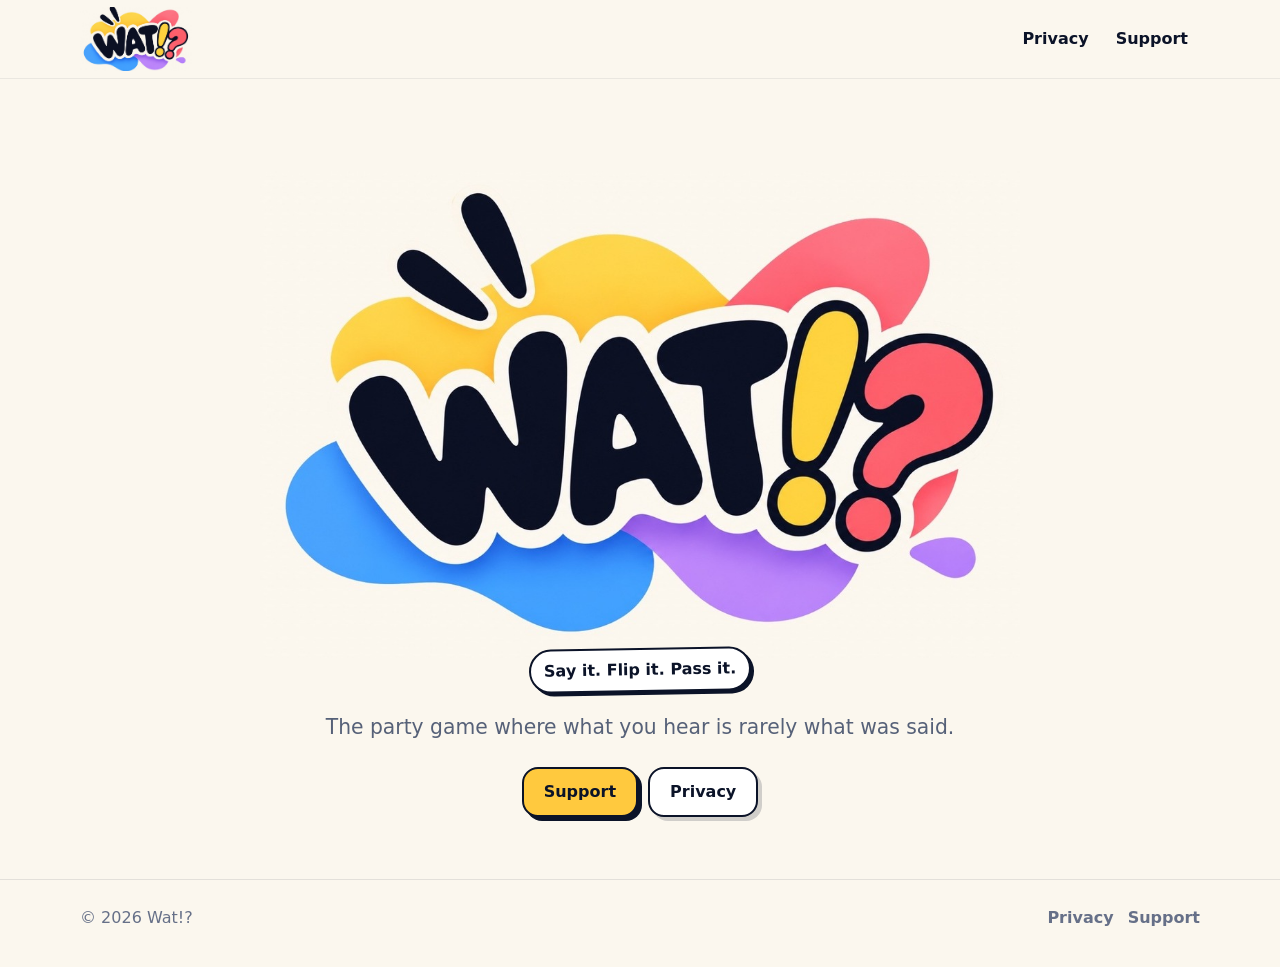
<file: index.html>
<!doctype html>
<html lang="en">
<head>
  <meta charset="utf-8" />
  <meta name="viewport" content="width=device-width, initial-scale=1, viewport-fit=cover" />
  <meta name="theme-color" content="#fbf7ee" />
  <meta name="description" content="Wat!? — Say it. Flip it. Pass it." />
  <title>Wat!?</title>
  <link rel="stylesheet" href="assets/styles.css" />
</head>
<body>
  <header class="site-header">
    <div class="shell nav">
      <a class="brand" href="./" aria-label="Wat!? home">
        <img src="assets/wat-logo.jpg" alt="Wat!?" />
      </a>
      <nav class="nav-links" aria-label="Main navigation">
        <a href="privacy/">Privacy</a>
        <a href="support/">Support</a>
      </nav>
    </div>
  </header>

  <main>
    <section class="home-hero shell">
      <div class="home-logo">
        <img src="assets/wat-logo.jpg" alt="Wat!?" />
      </div>

      <div class="home-copy">
        <span class="kicker">Say it. Flip it. Pass it.</span>
        <p class="lead">The party game where what you hear is rarely what was said.</p>
        <div class="home-actions">
          <a class="btn primary" href="support/">Support</a>
          <a class="btn secondary" href="privacy/">Privacy</a>
        </div>
      </div>
    </section>
  </main>

  <footer class="footer">
    <div class="shell footer-inner">
      <span>© 2026 Wat!?</span>
      <div class="footer-links">
        <a href="privacy/">Privacy</a>
        <a href="support/">Support</a>
      </div>
    </div>
  </footer>
</body>
</html>
</file>
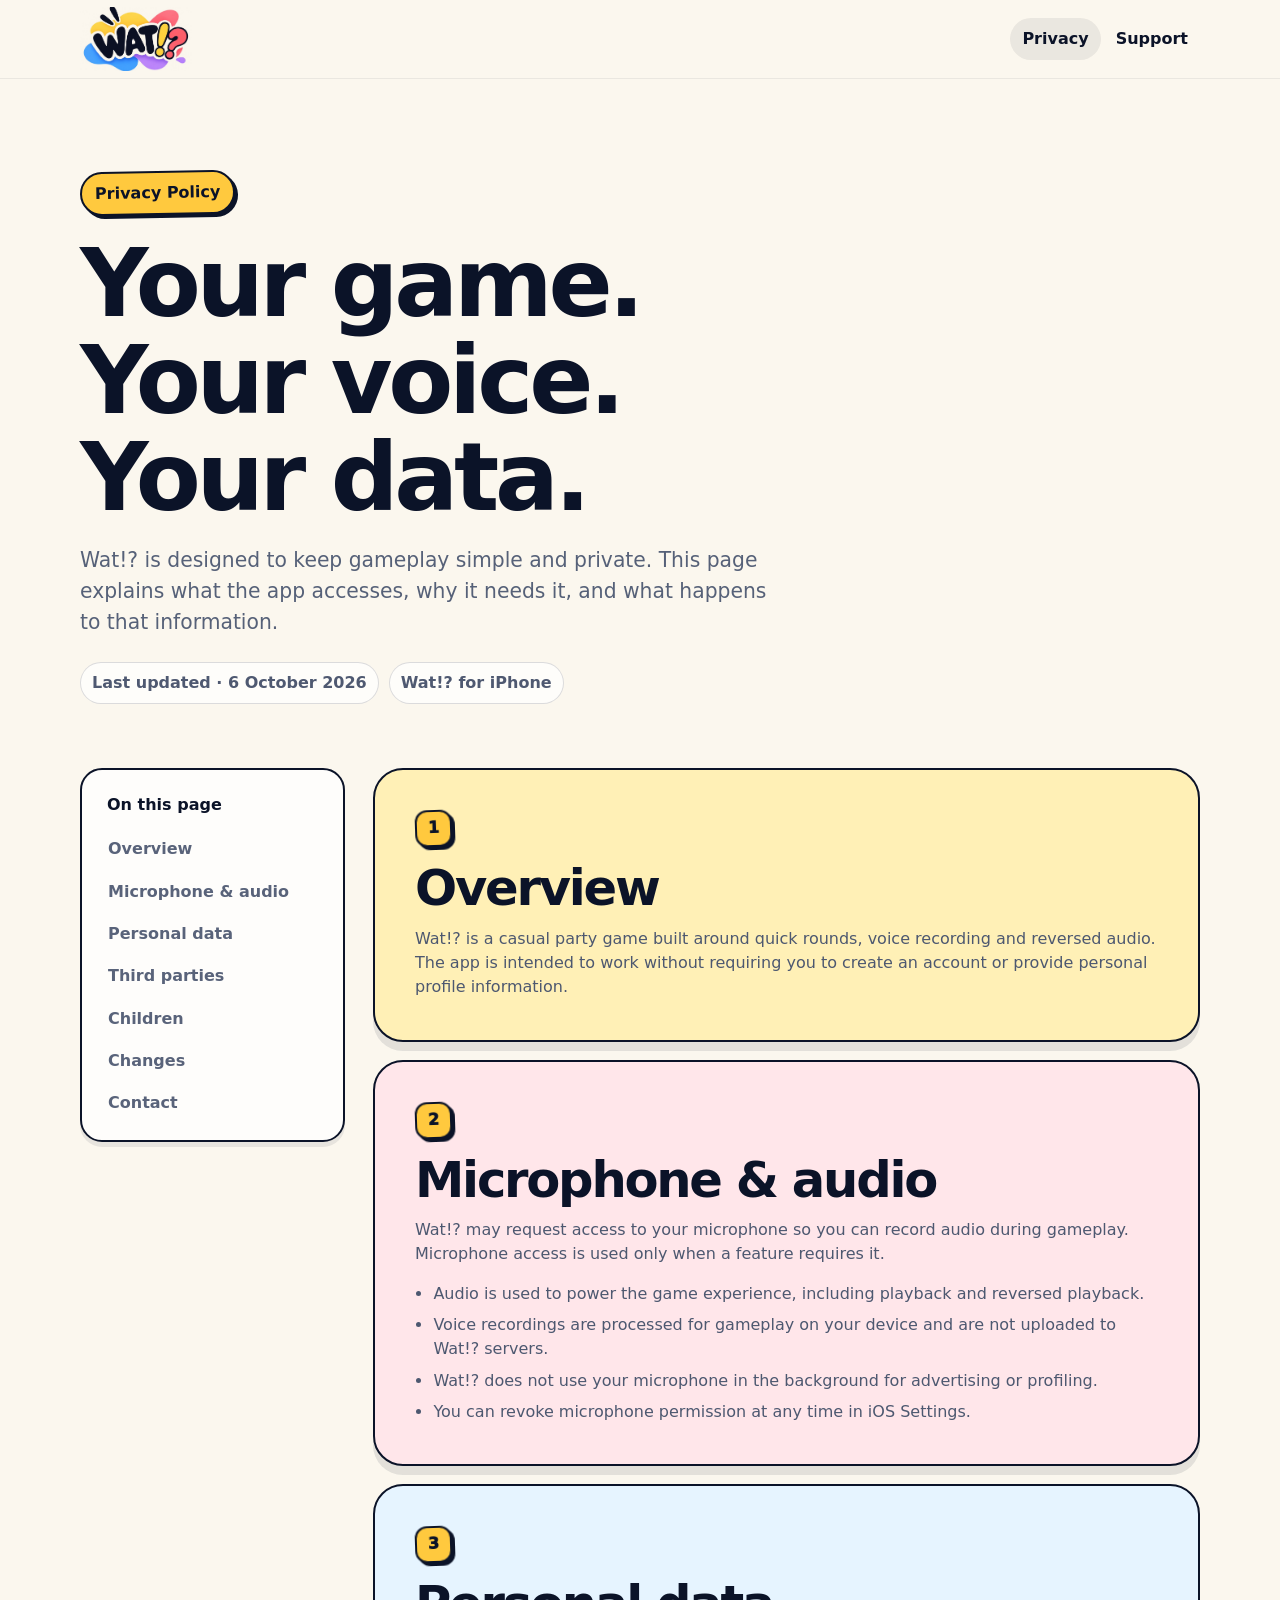
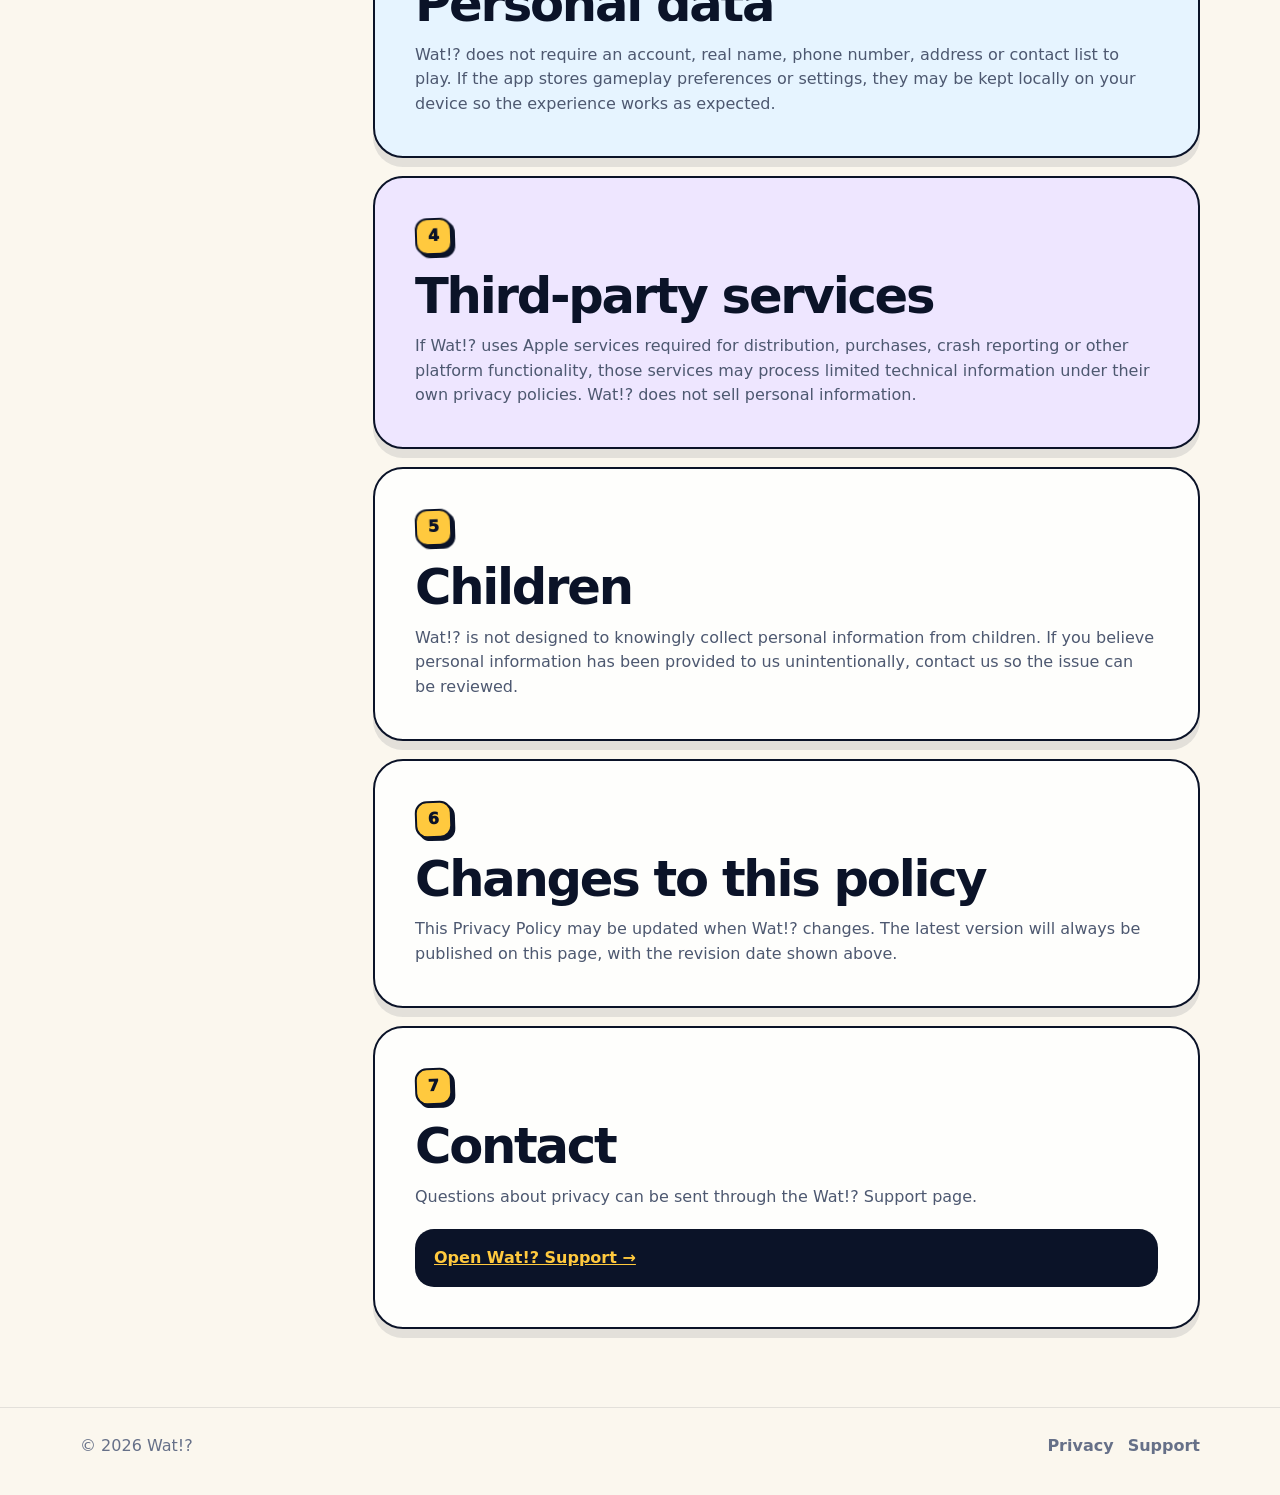
<file: privacy/index.html>
<!doctype html>
<html lang="en">
<head>
  <meta charset="utf-8" />
  <meta name="viewport" content="width=device-width, initial-scale=1, viewport-fit=cover" />
  <meta name="theme-color" content="#fbf7ee" />
  <meta name="description" content="Privacy Policy for Wat!?" />
  <title>Privacy Policy — Wat!?</title>
  <link rel="stylesheet" href="../assets/styles.css" />
</head>
<body>
  <header class="site-header">
    <div class="shell nav">
      <a class="brand" href="../" aria-label="Wat!? home">
        <img src="../assets/wat-logo.jpg" alt="Wat!?" />
      </a>
      <nav class="nav-links" aria-label="Main navigation">
        <a href="../privacy/" aria-current="page">Privacy</a>
        <a href="../support/">Support</a>
      </nav>
    </div>
  </header>

  <main class="shell">
    <section class="page-hero">
      <span class="eyebrow">Privacy Policy</span>
      <h1>Your game.<br>Your voice.<br>Your data.</h1>
      <p class="lead">Wat!? is designed to keep gameplay simple and private. This page explains what the app accesses, why it needs it, and what happens to that information.</p>
      <div class="meta-row">
        <span class="pill">Last updated · 6 October 2026</span>
        <span class="pill">Wat!? for iPhone</span>
      </div>
    </section>

    <section class="main-grid">
      <aside class="toc" aria-label="On this page">
        <strong>On this page</strong>
        <a href="#overview">Overview</a>
        <a href="#microphone">Microphone & audio</a>
        <a href="#data">Personal data</a>
        <a href="#third-parties">Third parties</a>
        <a href="#children">Children</a>
        <a href="#changes">Changes</a>
        <a href="#contact">Contact</a>
      </aside>

      <div class="content">
        <article class="card accent-yellow" id="overview">
          <span class="number">1</span>
          <h2>Overview</h2>
          <p>Wat!? is a casual party game built around quick rounds, voice recording and reversed audio. The app is intended to work without requiring you to create an account or provide personal profile information.</p>
        </article>

        <article class="card accent-coral" id="microphone">
          <span class="number">2</span>
          <h2>Microphone & audio</h2>
          <p>Wat!? may request access to your microphone so you can record audio during gameplay. Microphone access is used only when a feature requires it.</p>
          <ul>
            <li>Audio is used to power the game experience, including playback and reversed playback.</li>
            <li>Voice recordings are processed for gameplay on your device and are not uploaded to Wat!? servers.</li>
            <li>Wat!? does not use your microphone in the background for advertising or profiling.</li>
            <li>You can revoke microphone permission at any time in iOS Settings.</li>
          </ul>
        </article>

        <article class="card accent-blue" id="data">
          <span class="number">3</span>
          <h2>Personal data</h2>
          <p>Wat!? does not require an account, real name, phone number, address or contact list to play. If the app stores gameplay preferences or settings, they may be kept locally on your device so the experience works as expected.</p>
        </article>

        <article class="card accent-lilac" id="third-parties">
          <span class="number">4</span>
          <h2>Third-party services</h2>
          <p>If Wat!? uses Apple services required for distribution, purchases, crash reporting or other platform functionality, those services may process limited technical information under their own privacy policies. Wat!? does not sell personal information.</p>
        </article>

        <article class="card" id="children">
          <span class="number">5</span>
          <h2>Children</h2>
          <p>Wat!? is not designed to knowingly collect personal information from children. If you believe personal information has been provided to us unintentionally, contact us so the issue can be reviewed.</p>
        </article>

        <article class="card" id="changes">
          <span class="number">6</span>
          <h2>Changes to this policy</h2>
          <p>This Privacy Policy may be updated when Wat!? changes. The latest version will always be published on this page, with the revision date shown above.</p>
        </article>

        <article class="card" id="contact">
          <span class="number">7</span>
          <h2>Contact</h2>
          <p>Questions about privacy can be sent through the Wat!? Support page.</p>
          <div class="notice"><a href="../support/">Open Wat!? Support →</a></div>
        </article>
      </div>
    </section>
  </main>

  <footer class="footer">
    <div class="shell footer-inner">
      <span>© 2026 Wat!?</span>
      <div class="footer-links">
        <a href="../privacy/">Privacy</a>
        <a href="../support/">Support</a>
      </div>
    </div>
  </footer>
</body>
</html>
</file>
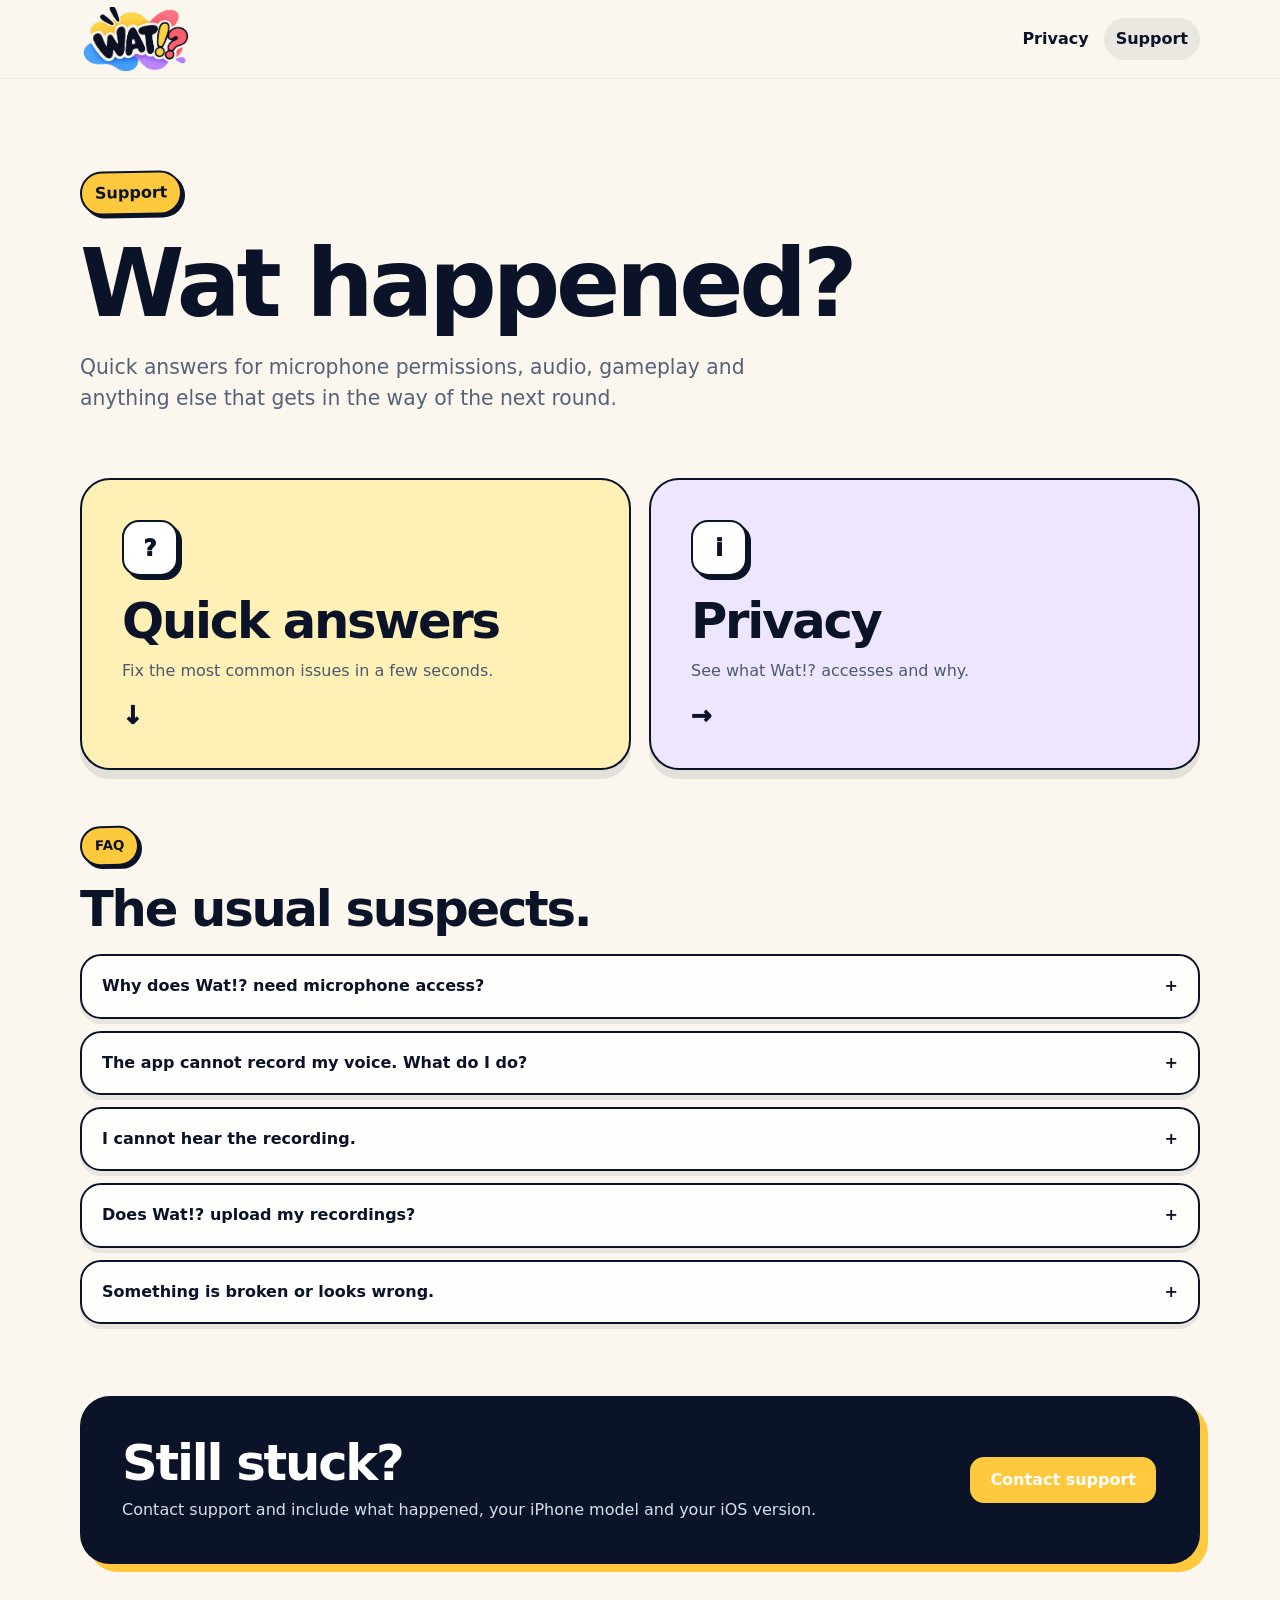
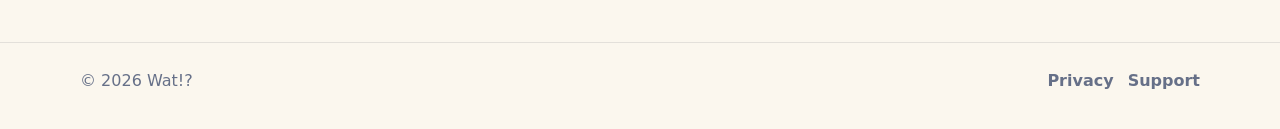
<file: support/index.html>
<!doctype html>
<html lang="en">
<head>
  <meta charset="utf-8" />
  <meta name="viewport" content="width=device-width, initial-scale=1, viewport-fit=cover" />
  <meta name="theme-color" content="#fbf7ee" />
  <meta name="description" content="Support for Wat!?" />
  <title>Support — Wat!?</title>
  <link rel="stylesheet" href="../assets/styles.css" />
</head>
<body>
  <header class="site-header">
    <div class="shell nav">
      <a class="brand" href="../" aria-label="Wat!? home">
        <img src="../assets/wat-logo.jpg" alt="Wat!?" />
      </a>
      <nav class="nav-links" aria-label="Main navigation">
        <a href="../privacy/">Privacy</a>
        <a href="../support/" aria-current="page">Support</a>
      </nav>
    </div>
  </header>

  <main class="shell">
    <section class="page-hero">
      <span class="eyebrow">Support</span>
      <h1>Wat happened?</h1>
      <p class="lead">Quick answers for microphone permissions, audio, gameplay and anything else that gets in the way of the next round.</p>
    </section>

    <section class="support-grid" aria-label="Support options">
      <a class="card action-card accent-yellow" href="#faq">
        <span class="icon-tile">?</span>
        <div>
          <h2>Quick answers</h2>
          <p>Fix the most common issues in a few seconds.</p>
        </div>
        <span class="arrow">↓</span>
      </a>

      <a class="card action-card accent-lilac" href="../privacy/">
        <span class="icon-tile">i</span>
        <div>
          <h2>Privacy</h2>
          <p>See what Wat!? accesses and why.</p>
        </div>
        <span class="arrow">→</span>
      </a>
    </section>

    <section class="faq" id="faq">
      <span class="eyebrow small">FAQ</span>
      <h2 class="section-title">The usual suspects.</h2>

      <div class="faq-list">
        <div class="faq-item">
          <button class="faq-q" aria-expanded="false"><span>Why does Wat!? need microphone access?</span><span>+</span></button>
          <div class="faq-a">Wat!? uses the microphone for rounds that involve recording your voice and playing it back, including reversed playback. Without microphone permission, those game modes cannot record audio.</div>
        </div>

        <div class="faq-item">
          <button class="faq-q" aria-expanded="false"><span>The app cannot record my voice. What do I do?</span><span>+</span></button>
          <div class="faq-a">Open iPhone Settings → Privacy & Security → Microphone and make sure Wat!? is enabled. Then fully close and reopen the app.</div>
        </div>

        <div class="faq-item">
          <button class="faq-q" aria-expanded="false"><span>I cannot hear the recording.</span><span>+</span></button>
          <div class="faq-a">Check your iPhone volume, make sure audio is not being routed to Bluetooth headphones or another device, and try the round again. If the issue continues, restart the app.</div>
        </div>

        <div class="faq-item">
          <button class="faq-q" aria-expanded="false"><span>Does Wat!? upload my recordings?</span><span>+</span></button>
          <div class="faq-a">No. Voice recordings used during gameplay are processed on your device and are not uploaded to Wat!? servers.</div>
        </div>

        <div class="faq-item">
          <button class="faq-q" aria-expanded="false"><span>Something is broken or looks wrong.</span><span>+</span></button>
          <div class="faq-a">When contacting support, include your iPhone model, iOS version, Wat!? version and a short description of what happened. A screen recording is especially useful for visual or gameplay bugs.</div>
        </div>
      </div>
    </section>

    <section class="contact-box">
      <div>
        <h2>Still stuck?</h2>
        <p>Contact support and include what happened, your iPhone model and your iOS version.</p>
      </div>
      <a class="btn primary" href="mailto:YOUR_SUPPORT_EMAIL?subject=Wat!?%20Support">Contact support</a>
    </section>
  </main>

  <footer class="footer">
    <div class="shell footer-inner">
      <span>© 2026 Wat!?</span>
      <div class="footer-links">
        <a href="../privacy/">Privacy</a>
        <a href="../support/">Support</a>
      </div>
    </div>
  </footer>

  <script src="../assets/app.js"></script>
</body>
</html>
</file>
<file: assets/styles.css>
:root {
  --ink: #0b1328;
  --cream: #fbf7ee;
  --paper: #fffdf8;
  --yellow: #ffc93e;
  --coral: #ff667d;
  --blue: #4ea4f5;
  --lilac: #ab78f3;
  --white: #ffffff;
  --muted: #566178;
  --line: rgba(11, 19, 40, .14);
  --shadow: 0 9px 0 rgba(11, 19, 40, .10);
  --shadow-sm: 0 5px 0 rgba(11, 19, 40, .08);
  --radius-xl: 30px;
  --radius-lg: 22px;
  --max: 1120px;
}

* { box-sizing: border-box; }
html { scroll-behavior: smooth; -webkit-text-size-adjust: 100%; }
body {
  margin: 0;
  min-height: 100vh;
  font-family: -apple-system, BlinkMacSystemFont, "SF Pro Display", "SF Pro Text", Inter, system-ui, sans-serif;
  color: var(--ink);
  background: var(--cream);
  line-height: 1.52;
  overflow-x: hidden;
}
img { display: block; max-width: 100%; }
a { color: inherit; }
button { font: inherit; }

.shell {
  width: min(calc(100% - 36px), var(--max));
  margin-inline: auto;
}

/* ---------- Header ---------- */
.site-header {
  position: sticky;
  top: 0;
  z-index: 50;
  background: rgba(251, 247, 238, .92);
  backdrop-filter: blur(18px);
  -webkit-backdrop-filter: blur(18px);
  border-bottom: 1px solid rgba(11, 19, 40, .07);
}

.nav {
  min-height: 78px;
  display: flex;
  align-items: center;
  justify-content: space-between;
  gap: 18px;
}

.brand {
  display: block;
  flex: 0 0 auto;
  width: 112px;
  text-decoration: none;
}

.brand img {
  width: 100%;
  height: 64px;
  object-fit: cover;
  object-position: center;
}

.nav-links {
  display: flex;
  align-items: center;
  gap: 3px;
  min-width: 0;
}

.nav-links a {
  text-decoration: none;
  font-weight: 850;
  padding: 9px 12px;
  border-radius: 999px;
  white-space: nowrap;
}

.nav-links a:hover,
.nav-links a[aria-current="page"] {
  background: rgba(11, 19, 40, .07);
}

/* ---------- Home ---------- */
.home-hero {
  min-height: calc(100dvh - 150px);
  padding: clamp(46px, 8vw, 92px) 0 62px;
  display: grid;
  align-content: center;
  justify-items: center;
  text-align: center;
}

.home-logo {
  width: min(760px, 92vw);
}

.home-copy {
  display: grid;
  justify-items: center;
  margin-top: -10px;
}

.kicker,
.eyebrow {
  display: inline-flex;
  align-items: center;
  width: fit-content;
  padding: 8px 13px;
  border: 2px solid var(--ink);
  border-radius: 999px;
  background: var(--white);
  font-weight: 900;
  box-shadow: 3px 3px 0 var(--ink);
  transform: rotate(-1deg);
}

.eyebrow { background: var(--yellow); }
.eyebrow.small { font-size: .84rem; }

.lead {
  margin: 20px 0 0;
  max-width: 690px;
  color: var(--muted);
  font-size: clamp(1.05rem, 2vw, 1.27rem);
}

.home-actions,
.meta-row {
  display: flex;
  flex-wrap: wrap;
  gap: 10px;
  margin-top: 24px;
}

.home-actions { justify-content: center; }
.meta-row { justify-content: flex-start; }

.btn {
  min-height: 50px;
  padding: 0 20px;
  border-radius: 16px;
  display: inline-flex;
  align-items: center;
  justify-content: center;
  text-decoration: none;
  font-weight: 900;
  border: 2px solid var(--ink);
  transition: transform .16s ease, box-shadow .16s ease;
}
.btn:hover { transform: translateY(-2px); }

.btn.primary {
  background: var(--yellow);
  box-shadow: 4px 4px 0 var(--ink);
}
.btn.secondary {
  background: var(--white);
  box-shadow: 4px 4px 0 rgba(11,19,40,.18);
}

/* ---------- Shared page hero ---------- */
.page-hero {
  max-width: 880px;
  padding: clamp(56px, 8vw, 92px) 0 clamp(38px, 6vw, 64px);
}

h1, h2, h3 {
  margin: 0;
  line-height: 1.02;
  letter-spacing: -.045em;
}

h1 {
  margin-top: 20px;
  font-size: clamp(3rem, 7.4vw, 6.7rem);
  text-wrap: balance;
}

h2 { font-size: clamp(1.9rem, 4vw, 3.1rem); }
h3 { font-size: 1.35rem; }

.pill {
  display: inline-flex;
  align-items: center;
  padding: 8px 11px;
  background: rgba(255,255,255,.72);
  border: 1px solid var(--line);
  border-radius: 999px;
  font-weight: 740;
  color: #4f5971;
}

/* ---------- Privacy ---------- */
.main-grid {
  display: grid;
  grid-template-columns: 265px minmax(0, 1fr);
  gap: 28px;
  padding-bottom: 78px;
}

.toc {
  position: sticky;
  top: 100px;
  align-self: start;
  background: rgba(255,255,255,.76);
  border: 2px solid var(--ink);
  border-radius: var(--radius-lg);
  padding: 15px;
  box-shadow: var(--shadow-sm);
}

.toc strong {
  display: block;
  padding: 8px 10px 11px;
}

.toc a {
  display: block;
  padding: 9px 11px;
  border-radius: 13px;
  text-decoration: none;
  font-weight: 760;
  color: #59637a;
}

.toc a:hover { background: rgba(11,19,40,.06); color: var(--ink); }

.content {
  display: grid;
  gap: 18px;
}

.card {
  background: rgba(255,255,255,.84);
  border: 2px solid var(--ink);
  border-radius: var(--radius-xl);
  padding: clamp(24px, 4vw, 40px);
  box-shadow: var(--shadow);
}

.card.accent-yellow { background: #fff0b6; }
.card.accent-coral { background: #ffe6ea; }
.card.accent-blue { background: #e6f4ff; }
.card.accent-lilac { background: #eee6ff; }

.card p { margin: 13px 0 0; color: #4d5870; }
.card ul { margin: 15px 0 0; padding-left: 1.15rem; color: #4d5870; }
.card li + li { margin-top: 7px; }

.number {
  width: 37px;
  height: 37px;
  display: inline-grid;
  place-items: center;
  margin-bottom: 16px;
  border: 2px solid var(--ink);
  border-radius: 12px;
  background: var(--yellow);
  box-shadow: 3px 3px 0 var(--ink);
  font-weight: 950;
  transform: rotate(-2deg);
}

.notice {
  margin-top: 20px;
  padding: 17px 19px;
  border-radius: 19px;
  background: var(--ink);
  color: white;
  font-weight: 760;
}
.notice a { color: var(--yellow); }

/* ---------- Support ---------- */
.support-grid {
  display: grid;
  grid-template-columns: repeat(2, minmax(0, 1fr));
  gap: 18px;
  padding-bottom: 24px;
}

.action-card {
  min-height: 210px;
  display: grid;
  grid-template-rows: auto 1fr auto;
  gap: 20px;
  text-decoration: none;
  transition: transform .18s ease, box-shadow .18s ease;
}
.action-card:hover {
  transform: translateY(-3px);
  box-shadow: 0 13px 0 rgba(11,19,40,.12);
}

.icon-tile {
  width: 56px;
  height: 56px;
  display: grid;
  place-items: center;
  border: 2px solid var(--ink);
  border-radius: 17px;
  background: var(--white);
  box-shadow: 4px 4px 0 var(--ink);
  font-size: 1.4rem;
  font-weight: 950;
}

.arrow {
  font-size: 1.55rem;
  font-weight: 950;
  line-height: 1;
}

.faq { padding: 32px 0 72px; }
.section-title { margin-top: 17px; }

.faq-list {
  display: grid;
  gap: 12px;
  margin-top: 20px;
}

.faq-item {
  overflow: hidden;
  border: 2px solid var(--ink);
  border-radius: 21px;
  background: rgba(255,255,255,.84);
  box-shadow: 0 5px 0 rgba(11,19,40,.08);
}

.faq-q {
  width: 100%;
  border: 0;
  background: transparent;
  text-align: left;
  padding: 18px 20px;
  display: flex;
  justify-content: space-between;
  gap: 14px;
  cursor: pointer;
  color: var(--ink);
  font-weight: 870;
}

.faq-q span:last-child { transition: transform .18s ease; }
.faq-item.open .faq-q span:last-child { transform: rotate(45deg); }

.faq-a {
  display: none;
  padding: 0 20px 18px;
  color: #4d5870;
}
.faq-item.open .faq-a { display: block; }

.contact-box {
  margin: 0 0 78px;
  padding: clamp(26px, 5vw, 42px);
  display: grid;
  grid-template-columns: 1fr auto;
  gap: 22px;
  align-items: center;
  border-radius: 30px;
  background: var(--ink);
  color: white;
  box-shadow: 8px 8px 0 var(--yellow);
}
.contact-box p { margin: 9px 0 0; color: #d9deea; }

/* ---------- Footer ---------- */
.footer {
  border-top: 1px solid rgba(11,19,40,.10);
  padding: 26px 0 calc(36px + env(safe-area-inset-bottom));
  color: #667088;
}

.footer-inner {
  display: flex;
  justify-content: space-between;
  gap: 16px;
  flex-wrap: wrap;
}
.footer-links { display: flex; gap: 14px; }
.footer a { text-decoration: none; font-weight: 760; }

/* ---------- Tablet ---------- */
@media (max-width: 860px) {
  .main-grid { grid-template-columns: 1fr; }

  .toc {
    position: static;
    display: flex;
    gap: 8px;
    overflow-x: auto;
    padding: 10px;
    border-width: 1.5px;
    border-radius: 18px;
    box-shadow: none;
    scrollbar-width: none;
  }
  .toc::-webkit-scrollbar { display: none; }
  .toc strong { display: none; }
  .toc a {
    flex: 0 0 auto;
    padding: 8px 11px;
    background: rgba(255,255,255,.74);
    border: 1px solid var(--line);
    border-radius: 999px;
    font-size: .91rem;
  }

  .support-grid { grid-template-columns: 1fr; }
  .contact-box { grid-template-columns: 1fr; }
}

/* ---------- Mobile ---------- */
@media (max-width: 620px) {
  .shell {
    width: min(calc(100% - 28px), var(--max));
  }

  .site-header {
    position: sticky;
    top: 0;
  }

  .nav {
    min-height: 68px;
    gap: 10px;
  }

  .brand {
    width: 92px;
  }

  .brand img {
    height: 54px;
  }

  .nav-links {
    gap: 0;
  }

  .nav-links a {
    padding: 8px 9px;
    font-size: .88rem;
  }

  .home-hero {
    min-height: auto;
    padding: 36px 0 54px;
  }

  .home-logo {
    width: min(560px, 104vw);
    margin-inline: -2vw;
  }

  .home-copy {
    margin-top: -2px;
  }

  .kicker,
  .eyebrow {
    padding: 7px 11px;
    font-size: .84rem;
    box-shadow: 2.5px 2.5px 0 var(--ink);
  }

  .lead {
    margin-top: 16px;
    font-size: 1rem;
    line-height: 1.55;
  }

  .home-actions,
  .meta-row {
    margin-top: 19px;
    gap: 8px;
  }

  .btn {
    min-height: 46px;
    padding: 0 16px;
    border-radius: 14px;
    font-size: .95rem;
  }

  .page-hero {
    padding: 34px 0 34px;
    max-width: none;
  }

  h1 {
    margin-top: 14px;
    font-size: clamp(2.65rem, 14.5vw, 4.35rem);
    line-height: .98;
    letter-spacing: -.055em;
    max-width: 100%;
    overflow-wrap: normal;
    word-break: normal;
  }

  h2 {
    font-size: clamp(1.72rem, 8.6vw, 2.45rem);
  }

  .pill {
    font-size: .82rem;
    padding: 7px 9px;
  }

  .main-grid {
    gap: 18px;
    padding-bottom: 54px;
  }

  .toc {
    margin-inline: -2px;
    padding: 8px;
  }

  .toc a {
    font-size: .84rem;
    padding: 7px 10px;
  }

  .content {
    gap: 13px;
  }

  .card {
    border-radius: 24px;
    padding: 22px;
    box-shadow: 0 6px 0 rgba(11,19,40,.10);
  }

  .number {
    width: 34px;
    height: 34px;
    margin-bottom: 13px;
    font-size: .92rem;
  }

  .card p,
  .card ul {
    font-size: .98rem;
  }

  /* Compact support cards on mobile */
  .support-grid {
    gap: 13px;
    padding-bottom: 10px;
  }

  .action-card {
    min-height: 0;
    display: grid;
    grid-template-columns: 52px 1fr auto;
    grid-template-rows: auto;
    gap: 14px;
    align-items: center;
    padding: 18px 18px;
  }

  .action-card > div {
    min-width: 0;
  }

  .action-card h2 {
    font-size: 1.52rem;
    line-height: 1.04;
  }

  .action-card p {
    margin-top: 7px;
    font-size: .94rem;
    line-height: 1.42;
  }

  .icon-tile {
    width: 48px;
    height: 48px;
    border-radius: 15px;
    box-shadow: 3px 3px 0 var(--ink);
    font-size: 1.15rem;
  }

  .arrow {
    font-size: 1.35rem;
    align-self: center;
  }

  .faq {
    padding: 30px 0 48px;
  }

  .section-title {
    margin-top: 14px;
  }

  .faq-list {
    gap: 10px;
    margin-top: 16px;
  }

  .faq-item {
    border-radius: 18px;
  }

  .faq-q {
    padding: 16px 17px;
    font-size: .98rem;
    line-height: 1.32;
  }

  .faq-a {
    padding: 0 17px 16px;
    font-size: .95rem;
    line-height: 1.5;
  }

  .contact-box {
    margin-bottom: 56px;
    padding: 22px;
    border-radius: 24px;
    box-shadow: 6px 6px 0 var(--yellow);
  }

  .footer {
    padding-top: 22px;
  }

  .footer-inner {
    align-items: flex-start;
    flex-direction: column;
    gap: 10px;
  }
}

/* Very narrow phones */
@media (max-width: 390px) {
  .shell { width: min(calc(100% - 22px), var(--max)); }
  .brand { width: 82px; }
  .nav-links a { padding-inline: 7px; font-size: .84rem; }
  h1 { font-size: clamp(2.45rem, 14vw, 3.8rem); }
  .action-card { grid-template-columns: 46px 1fr auto; gap: 11px; padding: 16px; }
  .icon-tile { width: 44px; height: 44px; }
}

/* iPhone safe areas */
@supports (padding: max(0px)) {
  body {
    padding-left: env(safe-area-inset-left);
    padding-right: env(safe-area-inset-right);
  }
}

@media (prefers-reduced-motion: reduce) {
  * {
    scroll-behavior: auto !important;
    transition: none !important;
  }
}
</file>
